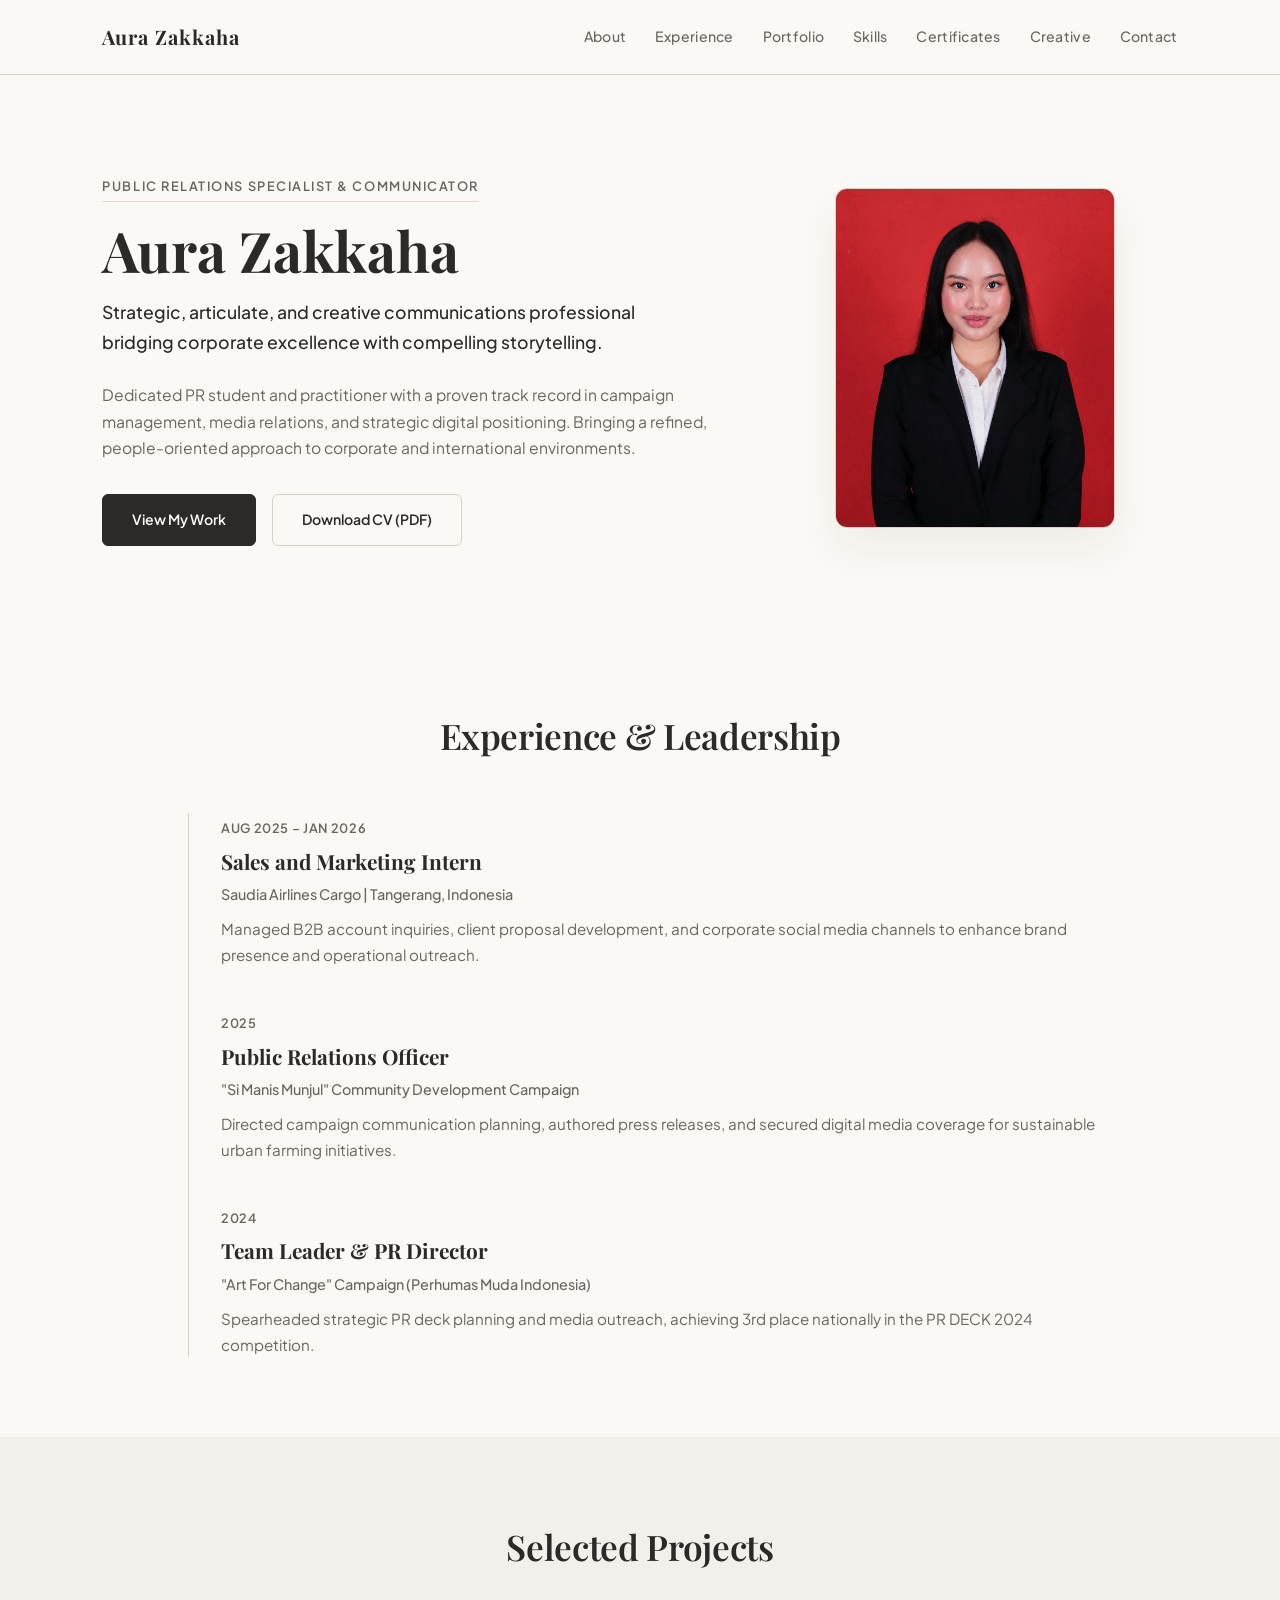
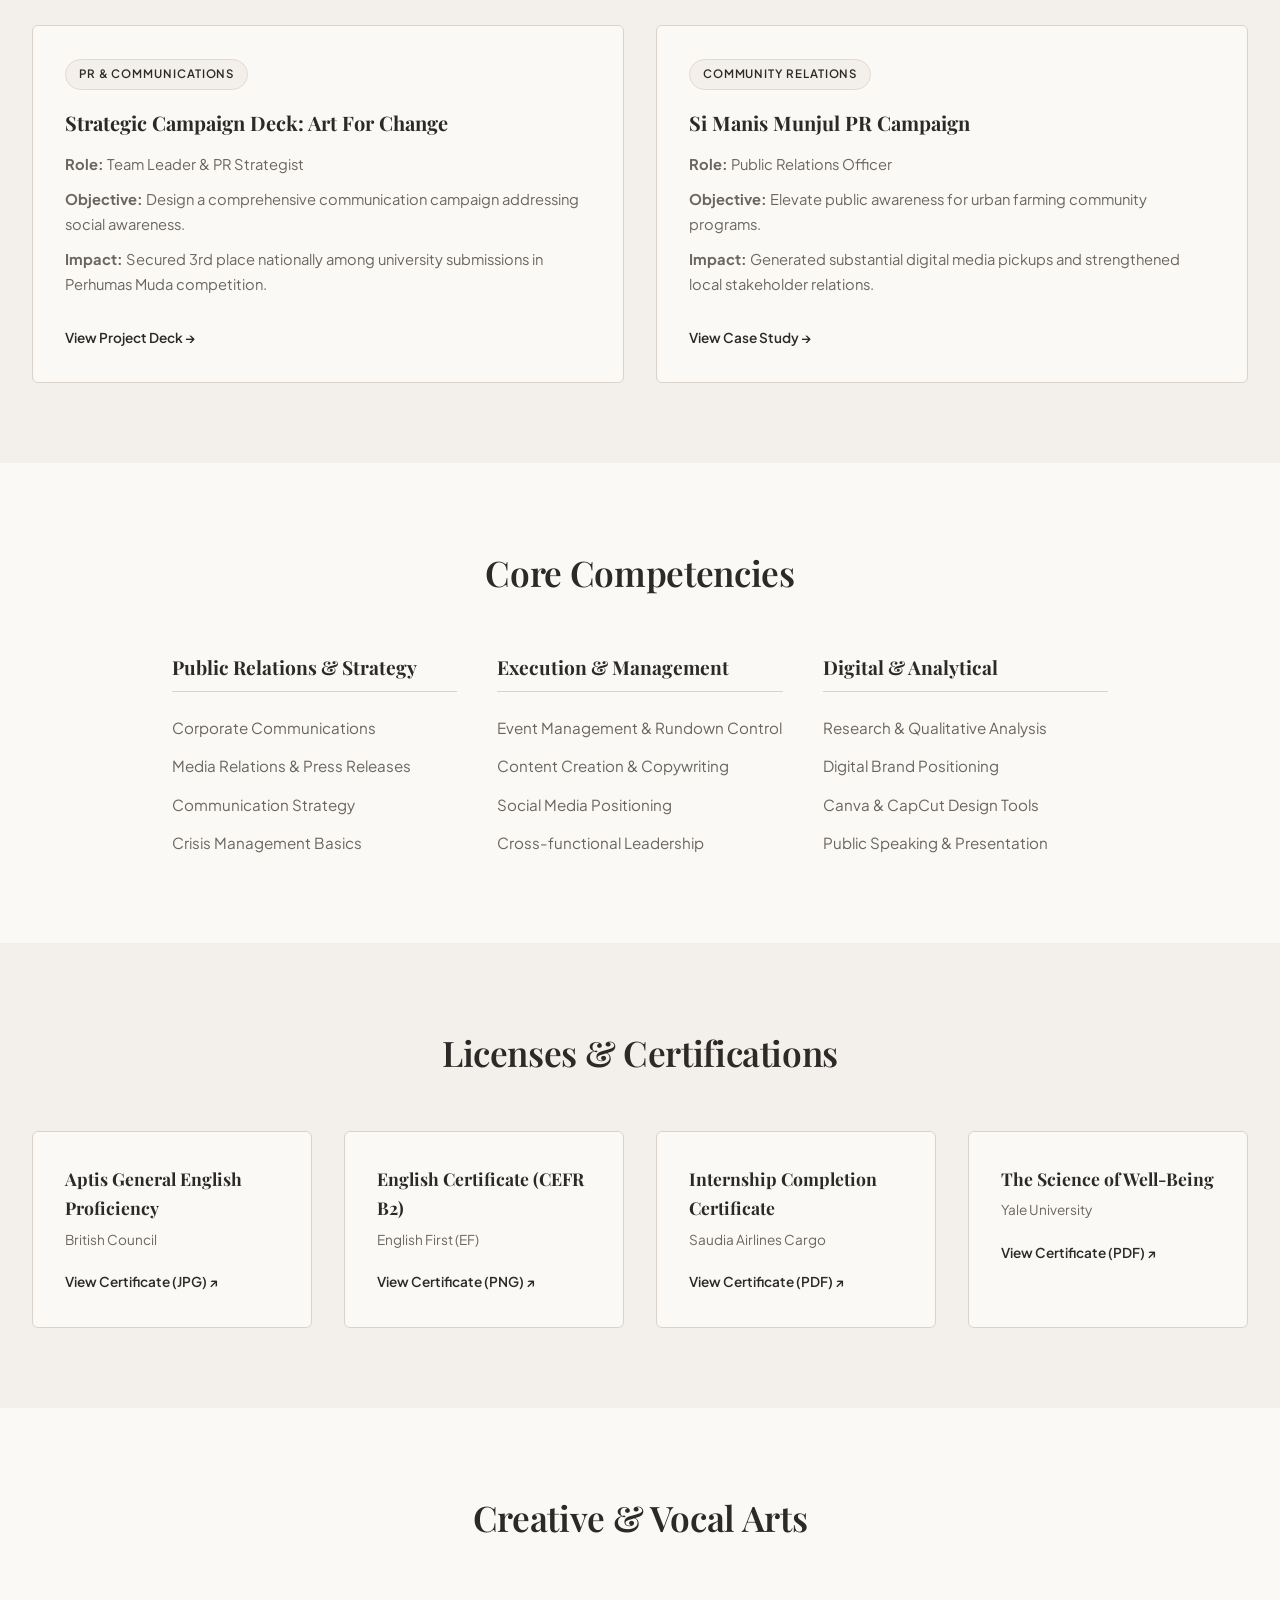
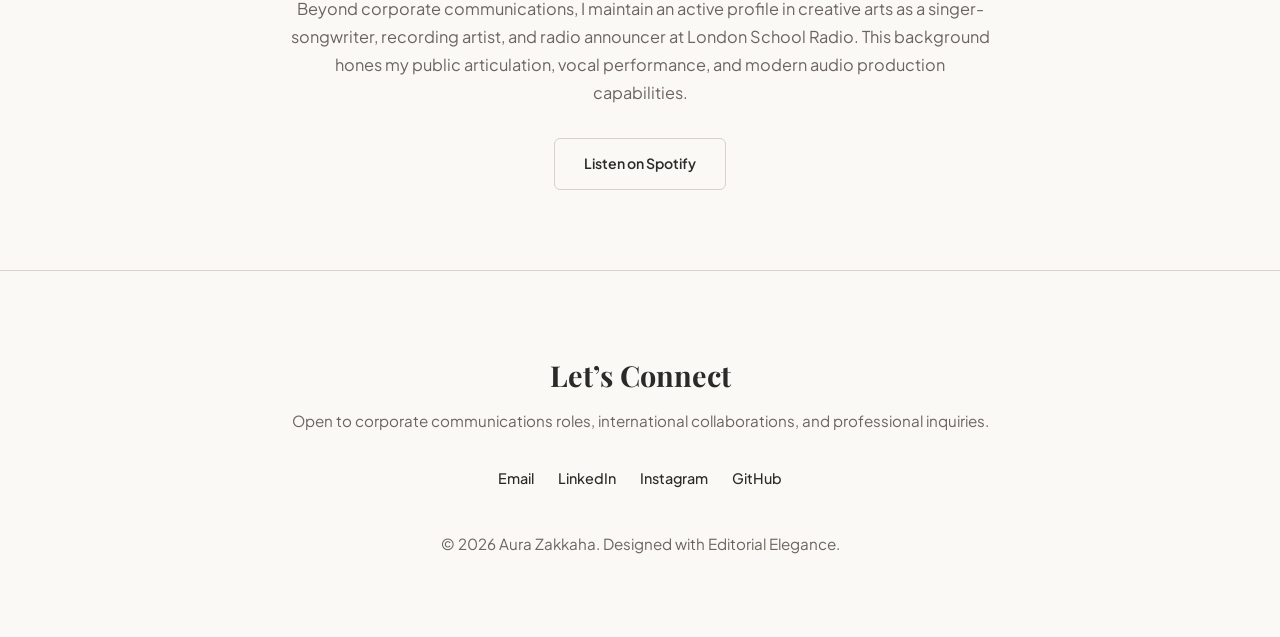
<file: index.html>
<!DOCTYPE html>
<html lang="id">
<head>
  <meta charset="UTF-8" />
  <meta name="viewport" content="width=device-width, initial-scale=1.0" />
  <title>Aura Zakkaha | Public Relations & Communications Portfolio</title>
  <link rel="stylesheet" href="style.css" />
  <!-- Google Fonts: Playfair Display & Plus Jakarta Sans -->
  <link rel="preconnect" href="https://fonts.googleapis.com">
  <link rel="preconnect" href="https://fonts.gstatic.com" crossorigin>
  <link href="https://fonts.googleapis.com/css2?family=Playfair+Display:ital,wght@0,400;0,600;0,700;1,400&family=Plus+Jakarta+Sans:wght@300;400;500;600&display=swap" rel="stylesheet">
</head>
<body>

  <!-- Navigasi -->
  <header class="navbar">
    <div class="logo">Aura Zakkaha</div>
    <nav>
      <a href="#about">About</a>
      <a href="#experience">Experience</a>
      <a href="#portfolio">Portfolio</a>
      <a href="#skills">Skills</a>
      <a href="#certificates">Certificates</a>
      <a href="#creative">Creative</a>
      <a href="#contact">Contact</a>
    </nav>
  </header>

  <!-- Hero Section -->
  <section id="about" class="hero">
    <div class="hero-container">
      <div class="hero-text">
        <span class="hero-tag">Public Relations Specialist & Communicator</span>
        <h1>Aura Zakkaha</h1>
        <p class="subtitle">Strategic, articulate, and creative communications professional bridging corporate excellence with compelling storytelling.</p>
        <p class="bio">
          Dedicated PR student and practitioner with a proven track record in campaign management, media relations, and strategic digital positioning. Bringing a refined, people-oriented approach to corporate and international environments.
        </p>
        <div class="hero-buttons">
          <a href="#portfolio" class="btn btn-primary">View My Work</a>
          <a href="cv.pdf" class="btn btn-secondary" download="Aura_Zakkaha_CV.pdf">Download CV (PDF)</a>
        </div>
      </div>
      <div class="hero-image-wrapper">
        <img src="profile.jpg" alt="Aura Zakkaha Professional Portrait" class="avatar" />
      </div>
    </div>
  </section>

  <!-- Experience & Internships Section -->
  <section id="experience" class="container">
    <h2 class="section-title">Experience & Leadership</h2>
    <div class="timeline">
      
      <div class="timeline-item">
        <span class="timeline-date">Aug 2025 – Jan 2026</span>
        <h3>Sales and Marketing Intern</h3>
        <p class="timeline-org">Saudia Airlines Cargo | Tangerang, Indonesia</p>
        <p class="timeline-desc">Managed B2B account inquiries, client proposal development, and corporate social media channels to enhance brand presence and operational outreach.</p>
      </div>

      <div class="timeline-item">
        <span class="timeline-date">2025</span>
        <h3>Public Relations Officer</h3>
        <p class="timeline-org">"Si Manis Munjul" Community Development Campaign</p>
        <p class="timeline-desc">Directed campaign communication planning, authored press releases, and secured digital media coverage for sustainable urban farming initiatives.</p>
      </div>

      <div class="timeline-item">
        <span class="timeline-date">2024</span>
        <h3>Team Leader & PR Director</h3>
        <p class="timeline-org">"Art For Change" Campaign (Perhumas Muda Indonesia)</p>
        <p class="timeline-desc">Spearheaded strategic PR deck planning and media outreach, achieving 3rd place nationally in the PR DECK 2024 competition.</p>
      </div>

    </div>
  </section>

  <!-- Selected Projects / Portfolio Section -->
  <section id="portfolio" class="container bg-surface">
    <h2 class="section-title">Selected Projects</h2>
    <div class="grid">
      
      <article class="card">
        <div class="card-body">
          <span class="badge">PR & Communications</span>
          <h3>Strategic Campaign Deck: Art For Change</h3>
          <p><strong>Role:</strong> Team Leader & PR Strategist</p>
          <p><strong>Objective:</strong> Design a comprehensive communication campaign addressing social awareness.</p>
          <p><strong>Impact:</strong> Secured 3rd place nationally among university submissions in Perhumas Muda competition.</p>
          <a href="portfolio-aura-zakkaha.pdf" target="_blank" rel="noopener noreferrer" class="card-link">View Project Deck &rarr;</a>
        </div>
      </article>

      <article class="card">
        <div class="card-body">
          <span class="badge">Community Relations</span>
          <h3>Si Manis Munjul PR Campaign</h3>
          <p><strong>Role:</strong> Public Relations Officer</p>
          <p><strong>Objective:</strong> Elevate public awareness for urban farming community programs.</p>
          <p><strong>Impact:</strong> Generated substantial digital media pickups and strengthened local stakeholder relations.</p>
          <a href="portfolio-aura-zakkaha.pdf" target="_blank" rel="noopener noreferrer" class="card-link">View Case Study &rarr;</a>
        </div>
      </article>

    </div>
  </section>

  <!-- Skills Section -->
  <section id="skills" class="container">
    <h2 class="section-title">Core Competencies</h2>
    <div class="skills-grid">
      <div class="skill-category">
        <h3>Public Relations & Strategy</h3>
        <ul>
          <li>Corporate Communications</li>
          <li>Media Relations & Press Releases</li>
          <li>Communication Strategy</li>
          <li>Crisis Management Basics</li>
        </ul>
      </div>
      <div class="skill-category">
        <h3>Execution & Management</h3>
        <ul>
          <li>Event Management & Rundown Control</li>
          <li>Content Creation & Copywriting</li>
          <li>Social Media Positioning</li>
          <li>Cross-functional Leadership</li>
        </ul>
      </div>
      <div class="skill-category">
        <h3>Digital & Analytical</h3>
        <ul>
          <li>Research & Qualitative Analysis</li>
          <li>Digital Brand Positioning</li>
          <li>Canva & CapCut Design Tools</li>
          <li>Public Speaking & Presentation</li>
        </ul>
      </div>
    </div>
  </section>

  <!-- Certifications Section -->
  <section id="certificates" class="container bg-surface">
    <h2 class="section-title">Licenses & Certifications</h2>
    <div class="grid">
      
      <div class="cert-card">
        <h4>Aptis General English Proficiency</h4>
        <p class="cert-issuer">British Council</p>
        <a href="certificate-britishcouncil.jpg" class="cert-link" target="_blank" rel="noopener noreferrer">View Certificate (JPG) ↗</a>
      </div>

      <div class="cert-card">
        <h4>English Certificate (CEFR B2)</h4>
        <p class="cert-issuer">English First (EF)</p>
        <a href="certificate-english-first.png" class="cert-link" target="_blank" rel="noopener noreferrer">View Certificate (PNG) ↗</a>
      </div>

      <div class="cert-card">
        <h4>Internship Completion Certificate</h4>
        <p class="cert-issuer">Saudia Airlines Cargo</p>
        <a href="certificate-internship.pdf" class="cert-link" target="_blank" rel="noopener noreferrer">View Certificate (PDF) ↗</a>
      </div>

      <div class="cert-card">
        <h4>The Science of Well-Being</h4>
        <p class="cert-issuer">Yale University</p>
        <a href="certificate-yale-well-being.pdf" class="cert-link" target="_blank" rel="noopener noreferrer">View Certificate (PDF) ↗</a>
      </div>

    </div>
  </section>

  <!-- Creative & Personal Side -->
  <section id="creative" class="container">
    <h2 class="section-title">Creative & Vocal Arts</h2>
    <div class="creative-content">
      <p>Beyond corporate communications, I maintain an active profile in creative arts as a singer-songwriter, recording artist, and radio announcer at London School Radio. This background hones my public articulation, vocal performance, and modern audio production capabilities.</p>
      <div class="creative-links">
        <a href="https://spotify.com" target="_blank" rel="noopener noreferrer" class="btn btn-secondary">Listen on Spotify</a>
      </div>
    </div>
  </section>

  <!-- Footer & Contact Section -->
  <footer id="contact" class="footer">
    <h2>Let’s Connect</h2>
    <p>Open to corporate communications roles, international collaborations, and professional inquiries.</p>
    <div class="social-links">
      <a href="mailto:aurazakkaha@gmail.com">Email</a>
      <a href="https://linkedin.com" target="_blank" rel="noopener noreferrer">LinkedIn</a>
      <a href="https://instagram.com" target="_blank" rel="noopener noreferrer">Instagram</a>
      <a href="https://github.com/aurazakkaha-byte" target="_blank" rel="noopener noreferrer">GitHub</a>
    </div>
    <p class="copyright">&copy; 2026 Aura Zakkaha. Designed with Editorial Elegance.</p>
  </footer>

</body>
</html>
</file>
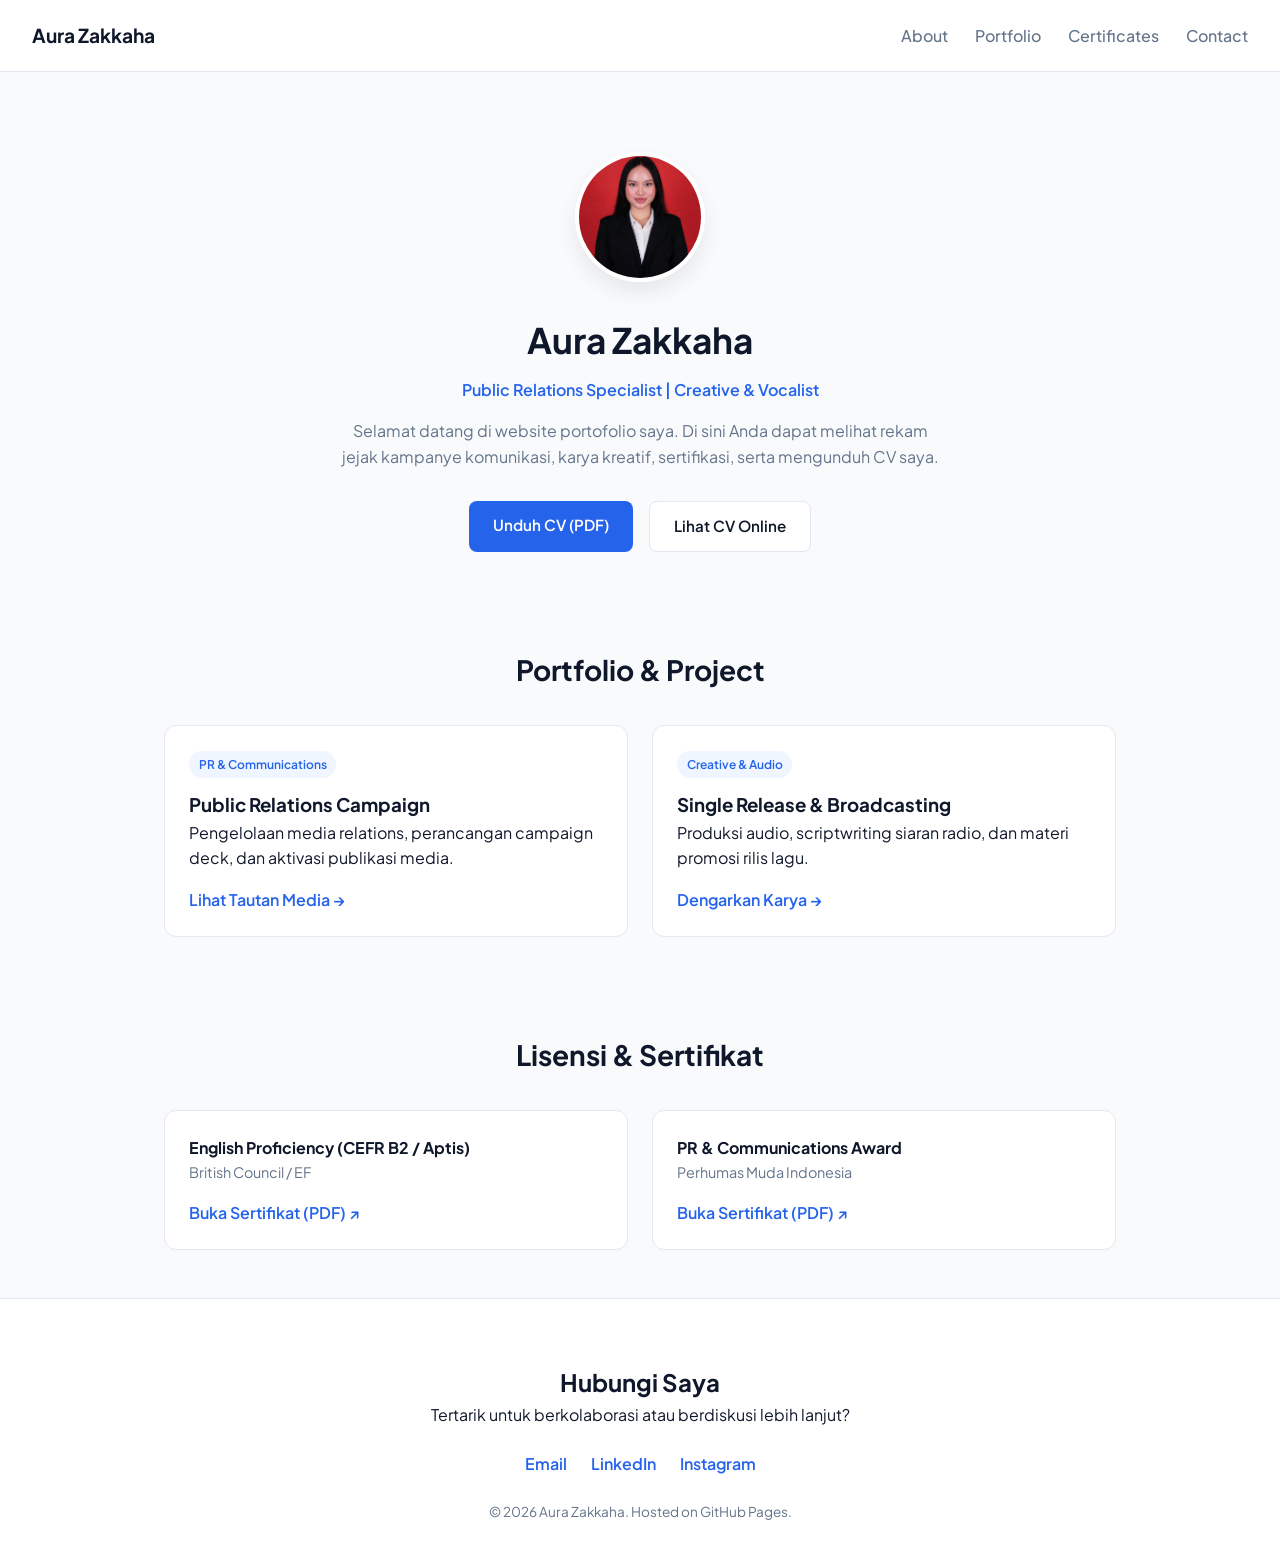
<file: Professional- Portofolio/index.html>
<!DOCTYPE html>
<html lang="id">
<head>
  <meta charset="UTF-8" />
  <meta name="viewport" content="width=device-width, initial-scale=1.0" />
  <title>Portfolio & CV</title>
  <link rel="stylesheet" href="style.css" />
  <link href="https://fonts.googleapis.com/css2?family=Plus+Jakarta+Sans:wght@400;500;600;700&display=swap" rel="stylesheet">
</head>
<body>

  <!-- Navigasi -->
  <header class="navbar">
    <div class="logo">Aura Zakkaha</div>
    <nav>
      <a href="#about">About</a>
      <a href="#portfolio">Portfolio</a>
      <a href="#certificates">Certificates</a>
      <a href="#contact">Contact</a>
    </nav>
  </header>

  <!-- Hero / Tentang Saya -->
  <section id="about" class="hero">
    <div class="hero-content">
      <!-- Ganti nama file foto sesuai nama foto kamu di assets/images/ -->
      <img src="assets/images/profile.jpg" alt="Foto Profil" class="avatar" />
      <h1>Aura Zakkaha</h1>
      <p class="subtitle">Public Relations Specialist | Creative & Vocalist</p>
      <p class="bio">
        Selamat datang di website portofolio saya. Di sini Anda dapat melihat rekam jejak kampanye komunikasi, karya kreatif, sertifikasi, serta mengunduh CV saya.
      </p>
      <div class="hero-buttons">
        <!-- Tombol Download & Lihat CV PDF -->
        <a href="assets/docs/cv.pdf" class="btn btn-primary" download>Unduh CV (PDF)</a>
        <a href="assets/docs/cv.pdf" class="btn btn-secondary" target="_blank">Lihat CV Online</a>
      </div>
    </div>
  </section>

  <!-- Bagian Portfolio -->
  <section id="portfolio" class="container">
    <h2 class="section-title">Portfolio & Project</h2>
    <div class="grid">
      
      <!-- Card Project 1 -->
      <article class="card">
        <div class="card-body">
          <span class="badge">PR & Communications</span>
          <h3>Public Relations Campaign</h3>
          <p>Pengelolaan media relations, perancangan campaign deck, dan aktivasi publikasi media.</p>
          <a href="https://instagram.com" target="_blank" class="card-link">Lihat Tautan Media &rarr;</a>
        </div>
      </article>

      <!-- Card Project 2 -->
      <article class="card">
        <div class="card-body">
          <span class="badge">Creative & Audio</span>
          <h3>Single Release & Broadcasting</h3>
          <p>Produksi audio, scriptwriting siaran radio, dan materi promosi rilis lagu.</p>
          <a href="https://spotify.com" target="_blank" class="card-link">Dengarkan Karya &rarr;</a>
        </div>
      </article>

    </div>
  </section>

  <!-- Bagian Sertifikat -->
  <section id="certificates" class="container">
    <h2 class="section-title">Lisensi & Sertifikat</h2>
    <div class="grid">
      
      <!-- Sertifikat 1 -->
      <div class="cert-card">
        <h4>English Proficiency (CEFR B2 / Aptis)</h4>
        <p class="cert-issuer">British Council / EF</p>
        <!-- Link membuka PDF Sertifikat di tab baru -->
        <a href="assets/docs/cert-english.pdf" class="cert-link" target="_blank">
          Buka Sertifikat (PDF) ↗
        </a>
      </div>

      <!-- Sertifikat 2 -->
      <div class="cert-card">
        <h4>PR & Communications Award</h4>
        <p class="cert-issuer">Perhumas Muda Indonesia</p>
        <a href="assets/docs/cert-pr.pdf" class="cert-link" target="_blank">
          Buka Sertifikat (PDF) ↗
        </a>
      </div>

    </div>
  </section>

  <!-- Footer & Kontak -->
  <footer id="contact" class="footer">
    <h2>Hubungi Saya</h2>
    <p>Tertarik untuk berkolaborasi atau berdiskusi lebih lanjut?</p>
    <div class="social-links">
      <a href="mailto:emailmu@example.com">Email</a>
      <a href="https://linkedin.com" target="_blank">LinkedIn</a>
      <a href="https://instagram.com" target="_blank">Instagram</a>
    </div>
    <p class="copyright">&copy; 2026 Aura Zakkaha. Hosted on GitHub Pages.</p>
  </footer>

</body>
</html>
</file>
<file: style.css>
/* =========================================================
   AURA ZAKKAHA - QUIET LUXURY & EDITORIAL PR PORTFOLIO
   Palette: Ivory, Warm Nude, Soft Dusty Pink, Deep Espresso
   ========================================================= */

:root {
  --bg-ivory: #FBF9F5;
  --bg-nude: #F3EFEA;
  --blush-accent: #E8D7D1;
  --taupe-border: #D8D2CB;
  
  --text-main: #2C2A29;
  --text-muted: #6B6560;
  
  --font-serif: 'Playfair Display', Georgia, serif;
  --font-sans: 'Plus Jakarta Sans', sans-serif;
  
  --radius-sm: 6px;
  --radius-md: 12px;
  --transition: all 0.3s cubic-bezier(0.16, 1, 0.3, 1);
}

*, *::before, *::after {
  box-sizing: border-box;
  margin: 0;
  padding: 0;
}

html {
  scroll-behavior: smooth;
}

body {
  font-family: var(--font-sans);
  background-color: var(--bg-ivory);
  color: var(--text-main);
  line-height: 1.7;
  font-weight: 400;
  -webkit-font-smoothing: antialiased;
}

/* Navbar */
.navbar {
  position: sticky;
  top: 0;
  z-index: 100;
  display: flex;
  justify-content: space-between;
  align-items: center;
  padding: 1.25rem 8%;
  background: rgba(251, 249, 245, 0.9);
  backdrop-filter: blur(10px);
  border-bottom: 1px solid var(--taupe-border);
}

.logo {
  font-family: var(--font-serif);
  font-size: 1.25rem;
  font-weight: 700;
  letter-spacing: 0.05em;
  color: var(--text-main);
}

.navbar nav {
  display: flex;
  gap: 1.8rem;
}

.navbar nav a {
  text-decoration: none;
  color: var(--text-muted);
  font-size: 0.88rem;
  font-weight: 500;
  letter-spacing: 0.02em;
  transition: var(--transition);
}

.navbar nav a:hover {
  color: var(--text-main);
}

/* Hero Section */
.hero {
  padding: 6rem 8% 5rem;
  display: flex;
  align-items: center;
  justify-content: center;
}

.hero-container {
  max-width: 1100px;
  display: grid;
  grid-template-columns: 1.2fr 0.8fr;
  gap: 4rem;
  align-items: center;
}

.hero-tag {
  display: inline-block;
  font-size: 0.8rem;
  font-weight: 600;
  letter-spacing: 0.12em;
  text-transform: uppercase;
  color: var(--text-muted);
  margin-bottom: 1rem;
  border-bottom: 1px solid var(--blush-accent);
  padding-bottom: 0.2rem;
}

.hero h1 {
  font-family: var(--font-serif);
  font-size: 3.5rem;
  font-weight: 700;
  line-height: 1.15;
  margin-bottom: 1rem;
  color: var(--text-main);
}

.subtitle {
  font-size: 1.1rem;
  font-weight: 500;
  color: var(--text-main);
  margin-bottom: 1.5rem;
}

.bio {
  color: var(--text-muted);
  font-size: 0.98rem;
  margin-bottom: 2rem;
}

.hero-buttons {
  display: flex;
  gap: 1rem;
}

.btn {
  display: inline-flex;
  align-items: center;
  justify-content: center;
  padding: 0.8rem 1.8rem;
  font-size: 0.88rem;
  font-weight: 600;
  border-radius: var(--radius-sm);
  text-decoration: none;
  transition: var(--transition);
}

.btn-primary {
  background-color: var(--text-main);
  color: var(--bg-ivory);
  border: 1px solid var(--text-main);
}

.btn-primary:hover {
  background-color: transparent;
  color: var(--text-main);
}

.btn-secondary {
  background-color: transparent;
  color: var(--text-main);
  border: 1px solid var(--taupe-border);
}

.btn-secondary:hover {
  border-color: var(--text-main);
  background-color: var(--bg-nude);
}

.hero-image-wrapper {
  display: flex;
  justify-content: center;
}

.avatar {
  width: 280px;
  height: 340px;
  object-fit: cover;
  border-radius: var(--radius-md);
  border: 1px solid var(--taupe-border);
  box-shadow: 0 20px 40px rgba(44, 42, 41, 0.06);
}

/* Containers & Sections */
.container {
  max-width: 1000px;
  margin: 0 auto;
  padding: 5rem 2rem;
}

.bg-surface {
  background-color: var(--bg-nude);
  max-width: 100%;
}

.bg-surface .container {
  max-width: 1000px;
}

.section-title {
  font-family: var(--font-serif);
  font-size: 2.2rem;
  font-weight: 600;
  text-align: center;
  margin-bottom: 3rem;
  color: var(--text-main);
  letter-spacing: -0.01em;
}

/* Timeline / Experience */
.timeline {
  display: flex;
  flex-direction: column;
  gap: 2.5rem;
  border-left: 1px solid var(--taupe-border);
  padding-left: 2rem;
  margin-left: 1rem;
}

.timeline-item {
  position: relative;
}

.timeline-date {
  font-size: 0.8rem;
  font-weight: 600;
  letter-spacing: 0.05em;
  color: var(--text-muted);
  text-transform: uppercase;
}

.timeline-item h3 {
  font-family: var(--font-serif);
  font-size: 1.3rem;
  margin: 0.2rem 0;
}

.timeline-org {
  font-size: 0.9rem;
  font-weight: 500;
  color: var(--text-muted);
  margin-bottom: 0.6rem;
}

.timeline-desc {
  font-size: 0.95rem;
  color: var(--text-muted);
}

/* Grids & Cards */
.grid {
  display: grid;
  grid-template-columns: repeat(auto-fit, minmax(280px, 1fr));
  gap: 2rem;
}

.card, .cert-card {
  background-color: var(--bg-ivory);
  border: 1px solid var(--taupe-border);
  border-radius: var(--radius-sm);
  padding: 2rem;
  transition: var(--transition);
}

.card:hover, .cert-card:hover {
  transform: translateY(-4px);
  border-color: var(--blush-accent);
  box-shadow: 0 12px 30px rgba(44, 42, 41, 0.04);
}

.badge {
  display: inline-block;
  font-size: 0.72rem;
  font-weight: 600;
  letter-spacing: 0.08em;
  text-transform: uppercase;
  padding: 0.3rem 0.8rem;
  border-radius: 50px;
  background-color: var(--bg-nude);
  color: var(--text-main);
  margin-bottom: 1rem;
  border: 1px solid var(--blush-accent);
}

.card h3 {
  font-family: var(--font-serif);
  font-size: 1.25rem;
  margin-bottom: 0.8rem;
}

.card p {
  font-size: 0.92rem;
  color: var(--text-muted);
  margin-bottom: 0.6rem;
}

.card-link, .cert-link {
  display: inline-block;
  margin-top: 1.2rem;
  font-size: 0.85rem;
  font-weight: 600;
  color: var(--text-main);
  text-decoration: none;
  transition: var(--transition);
}

.card-link:hover, .cert-link:hover {
  opacity: 0.7;
}

/* Skills Grid */
.skills-grid {
  display: grid;
  grid-template-columns: repeat(auto-fit, minmax(250px, 1fr));
  gap: 2.5rem;
}

.skill-category h3 {
  font-family: var(--font-serif);
  font-size: 1.2rem;
  margin-bottom: 1rem;
  border-bottom: 1px solid var(--taupe-border);
  padding-bottom: 0.5rem;
}

.skill-category ul {
  list-style: none;
}

.skill-category li {
  font-size: 0.95rem;
  color: var(--text-muted);
  padding: 0.4rem 0;
}

/* Certifications */
.cert-card h4 {
  font-family: var(--font-serif);
  font-size: 1.1rem;
  margin-bottom: 0.3rem;
}

.cert-issuer {
  font-size: 0.85rem;
  color: var(--text-muted);
}

/* Creative Section */
.creative-content {
  text-align: center;
  max-width: 700px;
  margin: 0 auto;
}

.creative-content p {
  color: var(--text-muted);
  margin-bottom: 2rem;
  font-size: 1.02rem;
}

/* Footer */
.footer {
  text-align: center;
  padding: 5rem 2rem 3rem;
  border-top: 1px solid var(--taupe-border);
  background-color: var(--bg-ivory);
}

.footer h2 {
  font-family: var(--font-serif);
  font-size: 1.8rem;
  margin-bottom: 0.5rem;
}

.footer p {
  color: var(--text-muted);
  font-size: 0.95rem;
  margin-bottom: 2rem;
}

.social-links {
  display: flex;
  justify-content: center;
  gap: 1.5rem;
  margin-bottom: 2.5rem;
}

.social-links a {
  text-decoration: none;
  color: var(--text-main);
  font-size: 0.9rem;
  font-weight: 500;
  border-bottom: 1px solid transparent;
  transition: var(--transition);
}

.social-links a:hover {
  border-color: var(--text-main);
}

.copyright {
  font-size: 0.8rem;
  color: var(--text-muted);
}

/* Responsive Design */
@media (max-width: 900px) {
  .hero-container {
    grid-template-columns: 1fr;
    text-align: center;
  }
  .hero-buttons {
    justify-content: center;
  }
  .hero-image-wrapper {
    order: -1;
  }
  .navbar {
    padding: 1rem 5%;
    flex-direction: column;
    gap: 1rem;
  }
  .navbar nav {
    gap: 1.2rem;
    flex-wrap: wrap;
    justify-content: center;
  }
}
</file>
<file: Professional- Portofolio/style.css>
:root {
  --primary: #2563eb;
  --primary-hover: #1d4ed8;
  --bg-color: #f8fafc;
  --card-bg: #ffffff;
  --text-main: #0f172a;
  --text-muted: #64748b;
  --border: #e2e8f0;
}

* {
  margin: 0;
  padding: 0;
  box-sizing: border-box;
}

body {
  font-family: 'Plus Jakarta Sans', -apple-system, sans-serif;
  background-color: var(--bg-color);
  color: var(--text-main);
  line-height: 1.6;
}

.navbar {
  display: flex;
  justify-content: space-between;
  align-items: center;
  padding: 1.25rem 2rem;
  background: rgba(255, 255, 255, 0.9);
  backdrop-filter: blur(8px);
  position: sticky;
  top: 0;
  border-bottom: 1px solid var(--border);
}

.logo {
  font-weight: 700;
  font-size: 1.2rem;
}

.navbar nav a {
  text-decoration: none;
  color: var(--text-muted);
  margin-left: 1.5rem;
  font-weight: 500;
}

.navbar nav a:hover {
  color: var(--primary);
}

.hero {
  display: flex;
  justify-content: center;
  text-align: center;
  padding: 5rem 1.5rem 3rem;
}

.hero-content {
  max-width: 600px;
}

.avatar {
  width: 130px;
  height: 130px;
  border-radius: 50%;
  object-fit: cover;
  border: 4px solid #fff;
  box-shadow: 0 10px 20px rgba(0,0,0,0.08);
  margin-bottom: 1.5rem;
}

.hero h1 {
  font-size: 2.2rem;
  margin-bottom: 0.5rem;
}

.subtitle {
  color: var(--primary);
  font-weight: 600;
  margin-bottom: 1rem;
}

.bio {
  color: var(--text-muted);
  margin-bottom: 2rem;
}

.hero-buttons {
  display: flex;
  gap: 1rem;
  justify-content: center;
}

.btn {
  padding: 0.75rem 1.5rem;
  border-radius: 8px;
  text-decoration: none;
  font-weight: 600;
  font-size: 0.95rem;
}

.btn-primary {
  background: var(--primary);
  color: #fff;
}

.btn-secondary {
  background: #fff;
  border: 1px solid var(--border);
  color: var(--text-main);
}

.container {
  max-width: 1000px;
  margin: 0 auto;
  padding: 3rem 1.5rem;
}

.section-title {
  text-align: center;
  margin-bottom: 2rem;
  font-size: 1.75rem;
}

.grid {
  display: grid;
  grid-template-columns: repeat(auto-fit, minmax(280px, 1fr));
  gap: 1.5rem;
}

.card, .cert-card {
  background: var(--card-bg);
  border-radius: 12px;
  border: 1px solid var(--border);
  padding: 1.5rem;
}

.badge {
  display: inline-block;
  padding: 0.25rem 0.6rem;
  background: #eff6ff;
  color: var(--primary);
  border-radius: 999px;
  font-size: 0.75rem;
  font-weight: 600;
  margin-bottom: 0.75rem;
}

.card-link, .cert-link {
  color: var(--primary);
  text-decoration: none;
  font-weight: 600;
  display: inline-block;
  margin-top: 1rem;
}

.cert-issuer {
  color: var(--text-muted);
  font-size: 0.9rem;
}

.footer {
  text-align: center;
  padding: 4rem 1.5rem 2rem;
  background: #fff;
  border-top: 1px solid var(--border);
}

.social-links {
  margin: 1.5rem 0;
  display: flex;
  justify-content: center;
  gap: 1.5rem;
}

.social-links a {
  color: var(--primary);
  text-decoration: none;
  font-weight: 600;
}

.copyright {
  color: var(--text-muted);
  font-size: 0.85rem;
}
</file>
